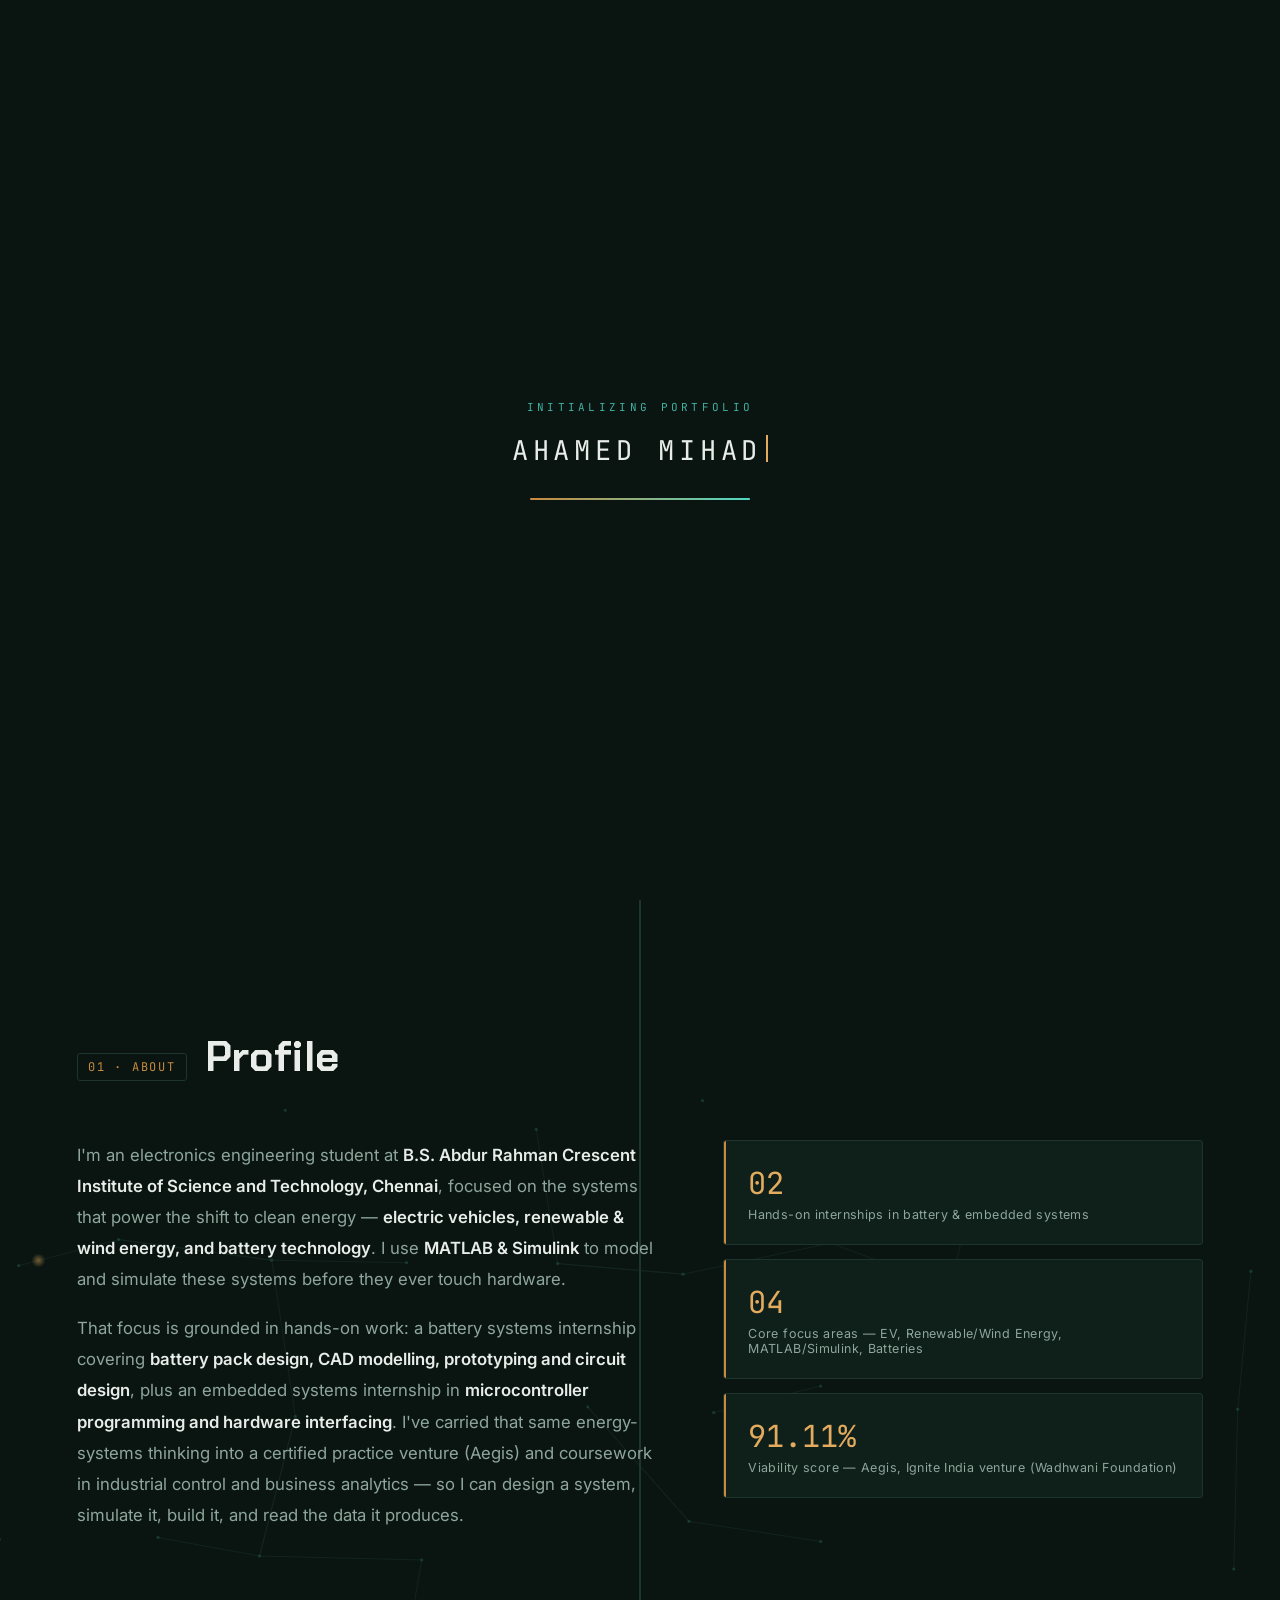
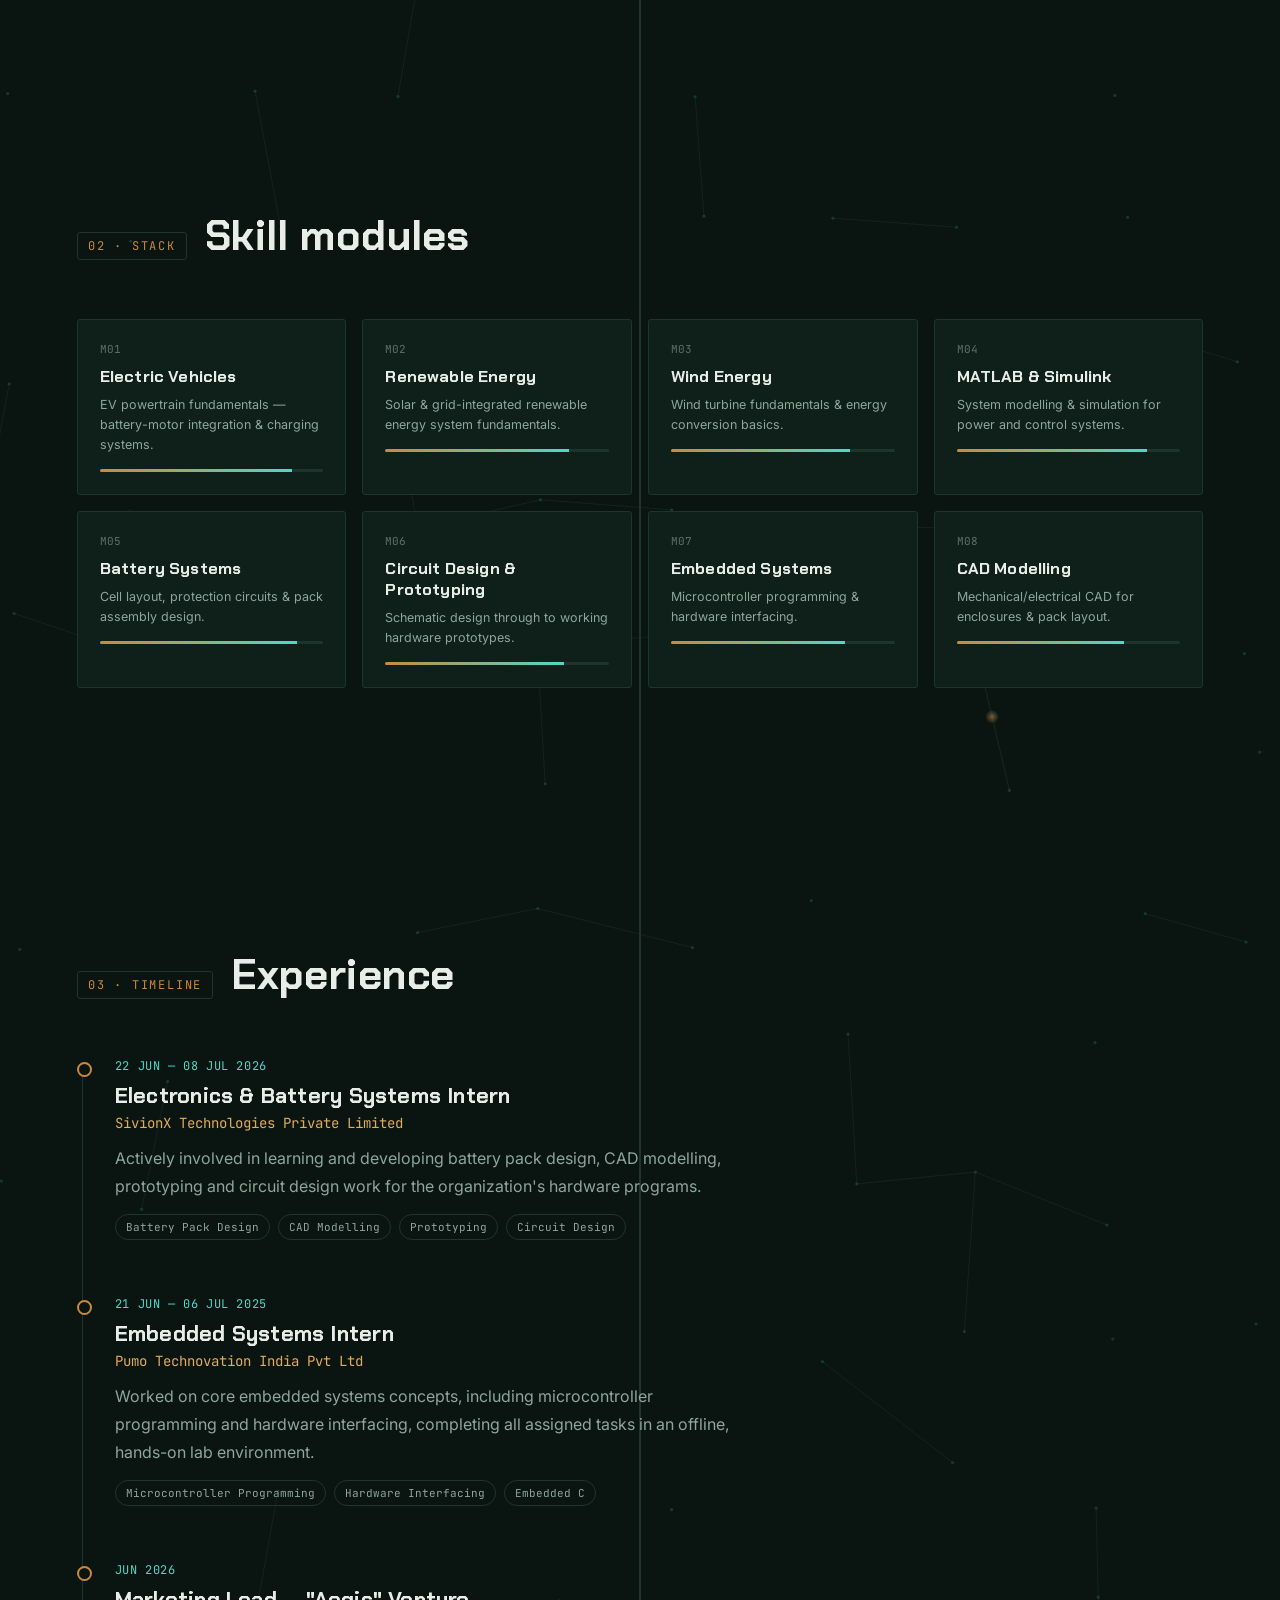
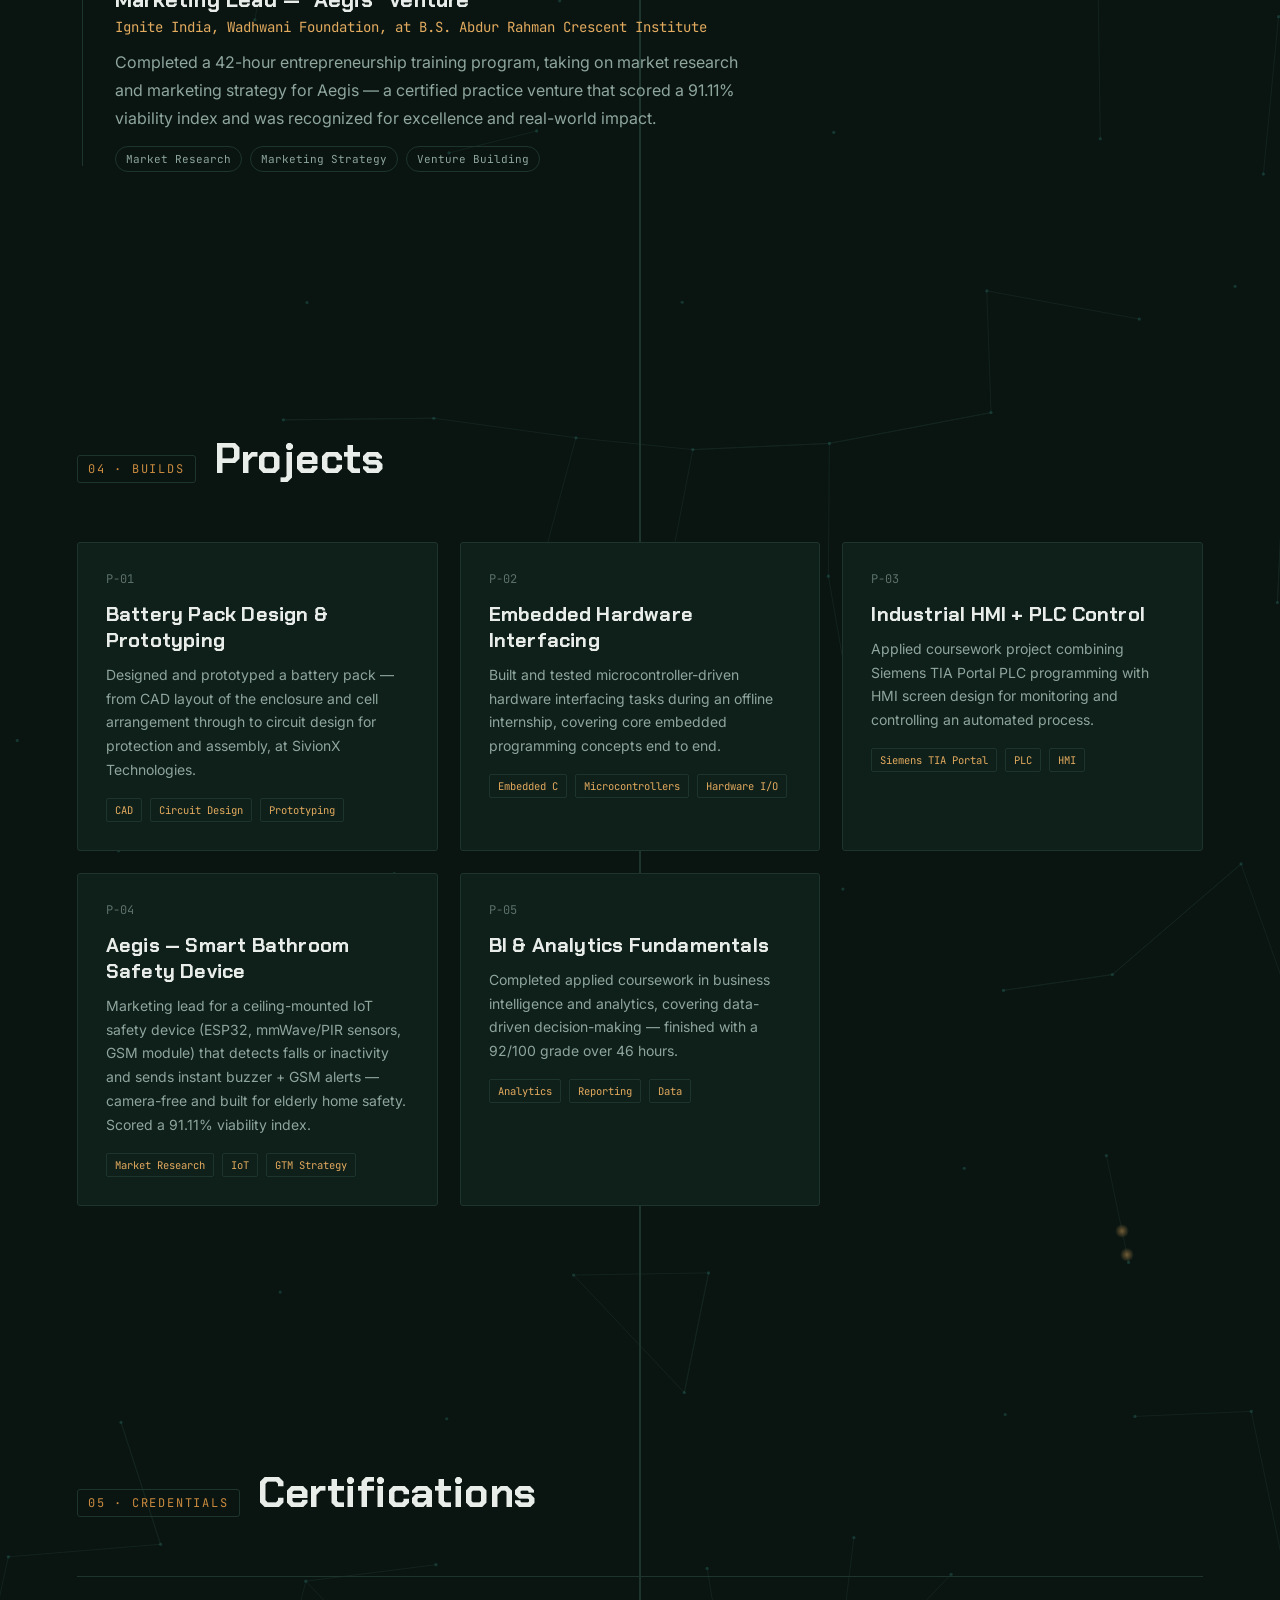
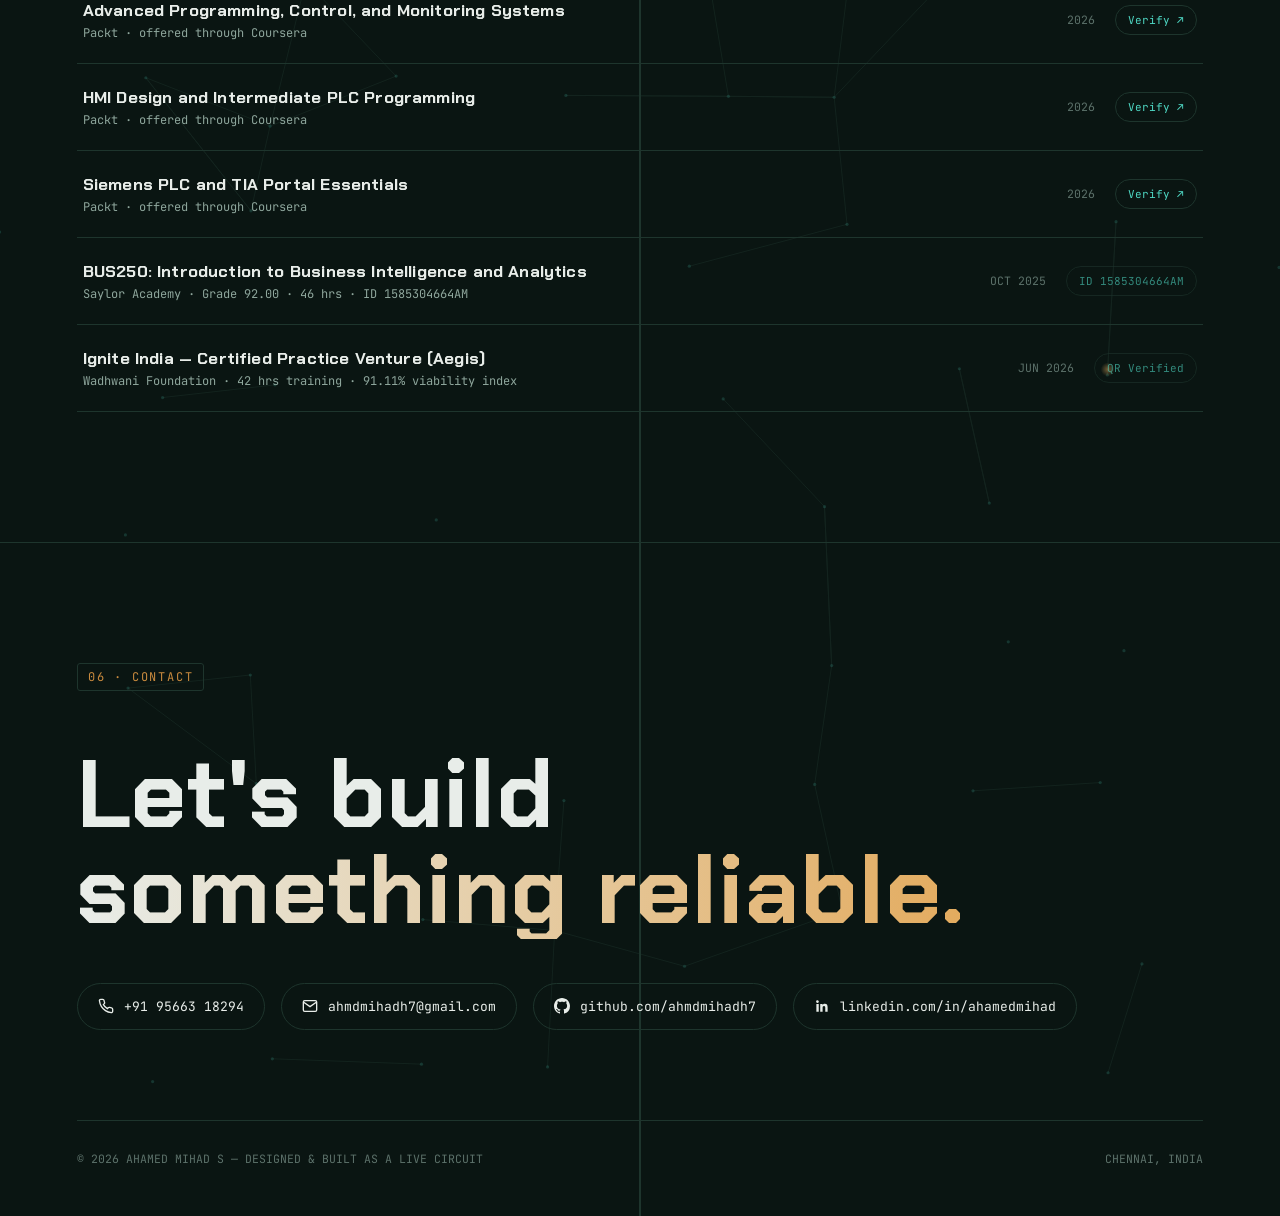
<file: Ahamed Mihadh.html>
<!DOCTYPE html>
<html lang="en">    
<head>
<meta charset="UTF-8">
<meta name="viewport" content="width=device-width, initial-scale=1.0">
<title>Ahamed Mihad S — EV, Renewable Energy &amp; Battery Systems</title>
<style>
  @import url('https://fonts.googleapis.com/css2?family=Chakra+Petch:wght@400;500;600;700&family=JetBrains+Mono:wght@400;500;600&family=Inter:wght@400;500;600&display=swap');

  :root{
    --bg: #0a1512;
    --bg-panel: #0f1f1a;
    --bg-panel-2: #12241e;
    --line: #1e352d;
    --copper: #c98a3e;
    --copper-bright: #e3ab5e;
    --cyan: #4fd8c4;
    --text: #e8ede9;
    --text-muted: #8ea69c;
    --text-dim: #5c716a;
    --radius: 3px;
  }

  *{ box-sizing:border-box; margin:0; padding:0; }
  html{ scroll-behavior:smooth; }
  body{
    background:var(--bg);
    color:var(--text);
    font-family:'Inter', sans-serif;
    overflow-x:hidden;
    cursor:none;
    position:relative;
  }
  ::selection{ background:var(--copper); color:#0a1512; } 

  @media (prefers-reduced-motion: reduce){
    *{ animation-duration:0.001ms !important; animation-iteration-count:1 !important; transition-duration:0.001ms !important; scroll-behavior:auto !important; }
  }

  a{ color:inherit; text-decoration:none; }
  body{ overflow-y:hidden; }
  body.loaded{ overflow-y:auto; }
  h1,h2,h3,h4{ font-family:'Chakra Petch', sans-serif; letter-spacing:0.01em; }
  .mono{ font-family:'JetBrains Mono', monospace; }
  /* ================= custom cursor ================= */
  #cursor-dot, #cursor-ring{
    position:fixed; top:0; left:0; pointer-events:none; z-index:9999;
    border-radius:50%;
    transform:translate(-50%,-50%);
  }
  #cursor-dot{ width:6px; height:6px; background:var(--copper-bright); box-shadow:0 0 8px var(--copper-bright); }
  #cursor-ring{
    width:32px; height:32px; border:1px solid var(--cyan);
    opacity:0.6; transition:width .25s ease, height .25s ease, border-color .25s ease, opacity .25s ease;
  }
  #cursor-ring.hover{ width:54px; height:54px; border-color:var(--copper-bright); opacity:0.9; }
  #cursor-ring::before, #cursor-ring::after{
    content:''; position:absolute; background:var(--cyan);
  }
  #cursor-ring::before{ width:6px; height:1px; top:50%; left:-9px; }
  #cursor-ring::after{ width:1px; height:6px; left:50%; top:-9px; }
  @media (hover:none){ #cursor-dot,#cursor-ring{ display:none; } body{ cursor:auto; } }

  /* ================= background circuit canvas ================= */
  #circuit-bg{
    position:fixed; inset:0; z-index:0; opacity:0.5;
  }
  .grain{
    position:fixed; inset:0; z-index:1; pointer-events:none; opacity:0.035;
    background-image:url("data:image/svg+xml,%3Csvg xmlns='http://www.w3.org/2000/svg' width='120' height='120'%3E%3Cfilter id='n'%3E%3CfeTurbulence type='fractalNoise' baseFrequency='0.9' numOctaves='2' stitchTiles='stitch'/%3E%3C/filter%3E%3Crect width='100%25' height='100%25' filter='url(%23n)'/%3E%3C/svg%3E");
  }

  /* vertical trace that runs the length of the page, pulses on scroll */
  #spine-wrap{
    position:absolute; left:50%; top:0; width:2px; height:100%;
    transform:translateX(-50%); z-index:2; pointer-events:none;
  }
  #spine{ width:100%; height:100%; background:linear-gradient(var(--line), var(--line)); position:relative; }
  #spine-pulse{
    position:absolute; left:50%; top:0; width:8px; height:120px;
    transform:translateX(-50%);
    background:linear-gradient(180deg, transparent, var(--cyan), transparent);
    box-shadow:0 0 20px 4px var(--cyan);
    opacity:0.85;
  }

  main{ position:relative; z-index:3; }

  /* ================= loader ================= */
  #loader{
    position:fixed; inset:0; z-index:10000;
    background:var(--bg);
    display:flex; flex-direction:column; align-items:center; justify-content:center;
    transition:opacity .6s ease, visibility .6s ease;
  }
  #loader.hide{ opacity:0; visibility:hidden; pointer-events:none; }
  #loader-eyebrow{
    font-family:'JetBrains Mono',monospace; font-size:11px; letter-spacing:0.3em;
    color:var(--cyan); text-transform:uppercase; margin-bottom:18px; opacity:.8;
  }
  #loader-text{
    font-family:'JetBrains Mono',monospace; font-size:clamp(1.2rem,4vw,1.7rem);
    letter-spacing:0.18em; color:var(--text); min-height:1.4em;
  }
  #loader-text::after{
    content:''; display:inline-block; width:2px; height:1em; margin-left:4px;
    background:var(--copper-bright); vertical-align:-2px;
    animation:blink 0.9s step-end infinite;
  }
  @keyframes blink{ 50%{ opacity:0; } }
  #loader-bar{ width:220px; height:2px; background:var(--line); margin-top:28px; position:relative; overflow:hidden; border-radius:2px; }
  #loader-bar span{
    position:absolute; left:0; top:0; height:100%; width:0%;
    background:linear-gradient(90deg, var(--copper), var(--cyan));
    transition:width 1.4s cubic-bezier(.4,0,.2,1);
  }

  /* ================= header ================= */
  header{
    position:fixed; top:0; left:0; right:0; z-index:100;
    display:flex; align-items:center; justify-content:space-between;
    padding:18px 5vw;
    background:rgba(10,21,18,0.75);
    backdrop-filter:blur(10px);
    border-bottom:1px solid var(--line);
  }
  .header-left{ display:flex; align-items:center; gap:24px; }
  .logo{ display:flex; align-items:center; gap:10px; font-family:'JetBrains Mono',monospace; font-size:15px; letter-spacing:0.05em; }
  .logo-node{
    width:12px; height:12px; border-radius:50%;
    border:1.5px solid var(--copper-bright);
    position:relative;
  }
  .logo-node::after{
    content:''; position:absolute; inset:3px; border-radius:50%; background:var(--copper-bright);
    animation:pulse-node 2.4s ease-in-out infinite;
  }
  @keyframes pulse-node{ 0%,100%{ opacity:1; transform:scale(1);} 50%{ opacity:0.3; transform:scale(0.6);} }
  .logo b{ color:var(--copper-bright); font-weight:600; }

  .head-icons{ display:flex; align-items:center; gap:12px; padding-left:22px; border-left:1px solid var(--line); }
  .head-icons a{
    width:30px; height:30px; border:1px solid var(--line); border-radius:50%;
    display:flex; align-items:center; justify-content:center;
    color:var(--text-muted); transition:border-color .3s ease, color .3s ease, transform .3s ease;
  }
  .head-icons a svg{ width:14px; height:14px; }
  .head-icons a:hover{ border-color:var(--copper-bright); color:var(--copper-bright); transform:translateY(-2px); }
  @media (max-width:640px){ .head-icons{ padding-left:12px; gap:8px; } .head-icons a{ width:26px; height:26px; } }

  nav ul{ list-style:none; display:flex; gap:34px; }
  nav a{
    font-family:'JetBrains Mono', monospace; font-size:12px; letter-spacing:0.08em;
    text-transform:uppercase; color:var(--text-muted); position:relative; padding:6px 2px 8px;
    transition:color .3s ease;
  }
  nav a::before{ content:'0' attr(data-n) ' / '; color:var(--copper); margin-right:2px; transition:color .3s ease; }
  nav a::after{
    content:''; position:absolute; left:0; bottom:0; width:0; height:1px; background:var(--cyan);
    transition:width .3s ease;
  }
  nav a:hover{ color:var(--text); }
  nav a:hover::after{ width:100%; }
  nav a.active{ color:var(--copper-bright); }
  nav a.active::before{ color:var(--cyan); }
  nav a.active::after{ width:100%; background:var(--copper-bright); box-shadow:0 0 8px var(--copper-bright); }

  /* ---- mobile nav ---- */
  #nav-toggle{
    display:none; width:38px; height:38px; border:1px solid var(--line); border-radius:50%;
    align-items:center; justify-content:center; background:transparent; flex:none;
    flex-direction:column; gap:5px; cursor:pointer; position:relative; z-index:101;
  }
  #nav-toggle span{
    display:block; width:15px; height:1.5px; background:var(--text);
    transition:transform .3s ease, opacity .3s ease;
  }
  #nav-toggle.open span:nth-child(1){ transform:translateY(6.5px) rotate(45deg); }
  #nav-toggle.open span:nth-child(2){ opacity:0; }
  #nav-toggle.open span:nth-child(3){ transform:translateY(-6.5px) rotate(-45deg); }
  @media (max-width:900px){
    nav{
      display:block; position:fixed; inset:0; top:0; left:0; width:100%; height:100vh;
      background:rgba(10,21,18,0.98); backdrop-filter:blur(14px);
      display:flex; align-items:center; justify-content:center;
      opacity:0; visibility:hidden; transform:translateY(-8px);
      transition:opacity .35s ease, visibility .35s ease, transform .35s ease;
      z-index:99;
    }
    nav.open{ opacity:1; visibility:visible; transform:translateY(0); }
    nav ul{ flex-direction:column; align-items:center; gap:30px; }
    nav a{ font-size:15px; }
    #nav-toggle{ display:flex; }
  }

  /* ================= back-to-top toggle ================= */
  #to-top{
    position:fixed; right:26px; bottom:26px; z-index:200;
    width:46px; height:46px; border-radius:50%;
    background:var(--bg-panel); border:1px solid var(--line);
    display:flex; align-items:center; justify-content:center;
    opacity:0; pointer-events:none; transform:translateY(12px);
    transition:opacity .35s ease, transform .35s ease, border-color .3s ease, background .3s ease;
  }
  #to-top.show{ opacity:1; pointer-events:auto; transform:translateY(0); }
  #to-top:hover{ border-color:var(--copper-bright); background:var(--bg-panel-2); transform:translateY(-3px); }
  #to-top svg{ width:18px; height:18px; }

  /* ================= hero ================= */
  .hero{
    min-height:100vh; display:flex; flex-direction:column; align-items:center; justify-content:center;
    padding:0 6vw; position:relative; text-align:center;
  }
  .eyebrow{
    font-family:'JetBrains Mono', monospace; font-size:12px; letter-spacing:0.25em;
    color:var(--cyan); text-transform:uppercase; margin-bottom:22px;
    display:flex; align-items:center; justify-content:center; gap:10px;
  }
  .eyebrow::before{ content:''; width:28px; height:1px; background:var(--cyan); }

  .hero h1{
    font-size:clamp(2.6rem, 7vw, 6.2rem); line-height:0.98; font-weight:700;
    overflow:hidden;
  }
  .hero h1 .line{ display:block; overflow:hidden; }
  .hero h1 span{ display:inline-block; transform:translateY(110%); }
  body.loaded .hero h1 span{ animation:rise .9s cubic-bezier(.2,.9,.25,1) forwards; }
  body.loaded .hero h1 .line:nth-child(1) span{ animation-delay:.1s; }
  body.loaded .hero h1 .line:nth-child(2) span{ animation-delay:.22s; }
  .hero h1 .line:nth-child(2) span{ color:var(--copper-bright); }
  @keyframes rise{ to{ transform:translateY(0); } }

  .hero .tagline{
    margin:26px auto 0; font-size:clamp(1rem,2vw,1.3rem); color:var(--text-muted); max-width:600px;
    font-weight:400; opacity:0;
  }
  body.loaded .hero .tagline{ animation:fadeUp .8s ease forwards; animation-delay:.6s; }
  @keyframes fadeUp{ from{opacity:0; transform:translateY(14px);} to{opacity:1; transform:translateY(0);} }

  .hero-links{ margin-top:40px; display:flex; gap:16px; flex-wrap:wrap; justify-content:center; opacity:0; }
  body.loaded .hero-links{ animation:fadeUp .8s ease forwards; animation-delay:.85s; }
  .btn{
    font-family:'JetBrains Mono', monospace; font-size:12.5px; letter-spacing:0.06em;
    padding:13px 24px; border-radius:var(--radius); position:relative; overflow:hidden;
    border:1px solid var(--line); text-transform:uppercase;
  }
  .btn.primary{ background:var(--copper); color:#0a1512; border-color:var(--copper); font-weight:600; }
  .btn.primary:hover{ background:var(--copper-bright); }
  .btn.ghost{ color:var(--text); }
  .btn.ghost:hover{ border-color:var(--cyan); color:var(--cyan); }

  /* ================= section shell ================= */
  section{ padding:130px 6vw; position:relative; }
  .section-head{ display:flex; align-items:baseline; gap:18px; margin-bottom:56px; }
  .section-head .tag{
    font-family:'JetBrains Mono',monospace; color:var(--copper); font-size:12px; letter-spacing:0.15em;
    border:1px solid var(--line); padding:5px 10px; border-radius:var(--radius);
  }
  .section-head h2{ font-size:clamp(1.7rem,3.4vw,2.6rem); }

  .reveal{ opacity:0; transform:translateY(28px); transition:opacity .7s ease, transform .7s ease; }
  .reveal.in{ opacity:1; transform:translateY(0); }

  /* ================= about ================= */
  .about-grid{ display:grid; grid-template-columns:1.1fr 0.9fr; gap:60px; align-items:start; }
  @media (max-width:860px){ .about-grid{ grid-template-columns:1fr; } }
  .about-grid p{ color:var(--text-muted); font-size:1.05rem; line-height:1.85; margin-bottom:18px; }
  .about-grid strong{ color:var(--text); font-weight:600; }

  .stat-card{
    background:var(--bg-panel); border:1px solid var(--line); border-radius:var(--radius);
    padding:22px 24px; margin-bottom:14px; position:relative; overflow:hidden;
  }
  .stat-card::before{
    content:''; position:absolute; top:0; left:0; width:2px; height:100%; background:var(--copper);
  }
  .stat-card .n{ font-family:'JetBrains Mono',monospace; font-size:1.9rem; color:var(--copper-bright); }
  .stat-card .l{ font-size:12.5px; color:var(--text-muted); letter-spacing:0.03em; margin-top:4px; }

  /* ================= skills ================= */
  .skills-grid{ display:grid; grid-template-columns:repeat(auto-fill, minmax(260px,1fr)); gap:16px; }
  .skill-mod{
    background:var(--bg-panel); border:1px solid var(--line); border-radius:var(--radius);
    padding:22px; transition:border-color .3s ease, transform .3s ease, background .3s ease;
    position:relative;
  }
  .skill-mod:hover{ border-color:var(--copper); transform:translateY(-4px); background:var(--bg-panel-2); }
  .skill-mod .idx{ font-family:'JetBrains Mono',monospace; font-size:11px; color:var(--text-dim); }
  .skill-mod h4{ font-size:1.02rem; margin:10px 0 8px; }
  .skill-mod p{ font-size:12.5px; color:var(--text-muted); line-height:1.6; }
  .skill-mod .bar{ margin-top:14px; height:3px; background:var(--line); border-radius:2px; overflow:hidden; }
  .skill-mod .bar span{ display:block; height:100%; background:linear-gradient(90deg, var(--copper), var(--cyan)); width:0%; transition:width 1.1s ease; }
  .skill-mod.in .bar span{ width:var(--w); }

  /* ================= timeline (experience) ================= */
  .timeline{ position:relative; padding-left:38px; }
  .timeline::before{ content:''; position:absolute; left:5px; top:6px; bottom:6px; width:1px; background:var(--line); }
  .tl-item{ position:relative; padding-bottom:56px; }
  .tl-item:last-child{ padding-bottom:0; }
  .tl-item::before{
    content:''; position:absolute; left:-38px; top:4px; width:11px; height:11px; border-radius:50%;
    background:var(--bg); border:2px solid var(--copper); z-index:2;
  }
  .tl-item.in::before{ animation:node-fire .6s ease forwards; }
  @keyframes node-fire{ 50%{ box-shadow:0 0 0 6px rgba(201,138,62,0.25);} 100%{ box-shadow:0 0 0 0 rgba(201,138,62,0);} }
  .tl-date{ font-family:'JetBrains Mono',monospace; font-size:12px; color:var(--cyan); letter-spacing:0.05em; }
  .tl-item h3{ font-size:1.35rem; margin:8px 0 4px; }
  .tl-item .org{ color:var(--copper-bright); font-size:14px; margin-bottom:12px; font-family:'JetBrains Mono',monospace; }
  .tl-item p{ color:var(--text-muted); line-height:1.75; max-width:640px; }
  .chips{ display:flex; gap:8px; flex-wrap:wrap; margin-top:14px; }
  .chip{
    font-family:'JetBrains Mono',monospace; font-size:11px; padding:5px 10px; border:1px solid var(--line);
    border-radius:20px; color:var(--text-muted);
  }

  /* ================= projects ================= */
  .proj-grid{ display:grid; grid-template-columns:repeat(auto-fit, minmax(300px,1fr)); gap:22px; }
  .proj-card{
    background:var(--bg-panel); border:1px solid var(--line); border-radius:var(--radius);
    padding:28px; position:relative; overflow:hidden; transition:transform .35s ease, border-color .35s ease;
  }
  .proj-card::after{
    content:''; position:absolute; inset:0; opacity:0; background:radial-gradient(240px circle at var(--mx,50%) var(--my,50%), rgba(79,216,196,0.10), transparent 60%);
    transition:opacity .3s ease; pointer-events:none;
  }
  .proj-card:hover{ transform:translateY(-6px); border-color:var(--cyan); }
  .proj-card:hover::after{ opacity:1; }
  .proj-num{ font-family:'JetBrains Mono',monospace; font-size:12px; color:var(--text-dim); }
  .proj-card h3{ font-size:1.25rem; margin:14px 0 10px; }
  .proj-card p{ color:var(--text-muted); font-size:14px; line-height:1.7; margin-bottom:16px; }
  .proj-tags{ display:flex; gap:8px; flex-wrap:wrap; }
  .proj-tags span{ font-family:'JetBrains Mono',monospace; font-size:10.5px; color:var(--copper-bright); border:1px solid var(--line); padding:4px 8px; border-radius:2px; }

  /* ================= certifications ================= */
  .cert-list{ display:flex; flex-direction:column; border-top:1px solid var(--line); }
  .cert-row{
    display:grid; grid-template-columns:1fr auto auto; gap:20px; align-items:center;
    padding:22px 6px; border-bottom:1px solid var(--line);
    transition:padding-left .3s ease, background .3s ease;
  }
  .cert-row:hover{ padding-left:16px; background:rgba(79,216,196,0.03); }
  .cert-row h4{ font-size:1.05rem; }
  .cert-row .issuer{ font-family:'JetBrains Mono',monospace; font-size:12px; color:var(--text-muted); margin-top:4px; }
  .cert-row .meta{ font-family:'JetBrains Mono',monospace; font-size:11.5px; color:var(--text-dim); white-space:nowrap; }
  .cert-row .verify{ font-family:'JetBrains Mono',monospace; font-size:11px; color:var(--cyan); border:1px solid var(--line); padding:7px 12px; border-radius:20px; white-space:nowrap; }
  .cert-row .verify:hover{ border-color:var(--cyan); }
  @media (max-width:700px){ .cert-row{ grid-template-columns:1fr; row-gap:10px; } }

  /* ================= contact / footer ================= */
  footer{
    padding:120px 6vw 50px; position:relative; border-top:1px solid var(--line);
    overflow:hidden;
  }
  footer .big{
    font-size:clamp(2.2rem,8vw,6rem); font-weight:700; line-height:1;
  }
  footer .big span{ display:inline-block; background:linear-gradient(90deg, var(--text), var(--copper-bright), var(--cyan), var(--text)); background-size:300% 100%; -webkit-background-clip:text; background-clip:text; color:transparent; animation:shimmer 6s linear infinite; }
  @keyframes shimmer{ to{ background-position:-300% 0; } }

  .contact-grid{ display:flex; flex-wrap:wrap; gap:16px; margin:44px 0 90px; }
  .contact-pill{
    display:flex; align-items:center; gap:10px; padding:14px 20px;
    border:1px solid var(--line); border-radius:30px; font-family:'JetBrains Mono',monospace; font-size:13px;
    transition:border-color .3s ease, transform .3s ease;
  }
  .contact-pill:hover{ border-color:var(--copper); transform:translateY(-3px); }
  .contact-pill .ic{ width:16px; height:16px; flex:none; }

  .foot-bottom{ display:flex; justify-content:space-between; align-items:center; flex-wrap:wrap; gap:16px; padding-top:30px; border-top:1px solid var(--line); }
  .foot-bottom p{ font-family:'JetBrains Mono',monospace; font-size:11.5px; color:var(--text-dim); }

  @media (max-width:480px){
    header{ padding:14px 5vw; }
    section{ padding:90px 6vw; }
    .about-grid{ gap:36px; }
    footer{ padding:90px 6vw 40px; }
  }

  ::-webkit-scrollbar{ width:8px; }
  ::-webkit-scrollbar-track{ background:var(--bg); }
  ::-webkit-scrollbar-thumb{ background:var(--line); border-radius:4px; }
</style>
</head>
<body>

<div id="loader">
  <div id="loader-eyebrow">Initializing Portfolio</div>
  <div id="loader-text"></div>
  <div id="loader-bar"><span id="loader-bar-fill"></span></div>
</div>

<div id="cursor-dot"></div>
<div id="cursor-ring"></div>
<canvas id="circuit-bg"></canvas>
<div class="grain"></div>
<div id="spine-wrap"><div id="spine"><div id="spine-pulse"></div></div></div>

<header>
  <div class="header-left">
    <div class="logo"><span class="logo-node"></span><b>AM</b></div>
    <div class="head-icons">
      <a href="https://github.com/ahmdmihadh7" target="_blank" rel="noopener" title="GitHub"><svg viewBox="0 0 24 24" fill="currentColor"><path d="M12 0C5.37 0 0 5.37 0 12c0 5.31 3.435 9.795 8.205 11.385.6.105.825-.255.825-.57 0-.285-.015-1.23-.015-2.235-3.015.555-3.795-.735-4.035-1.41-.135-.345-.72-1.41-1.23-1.695-.42-.225-1.02-.78-.015-.795.945-.015 1.62.87 1.845 1.23 1.08 1.815 2.805 1.305 3.495.99.105-.78.42-1.305.765-1.605-2.67-.3-5.46-1.335-5.46-5.925 0-1.305.465-2.385 1.23-3.225-.12-.3-.54-1.53.12-3.18 0 0 1.005-.315 3.3 1.23.96-.27 1.98-.405 3-.405s2.04.135 3 .405c2.295-1.56 3.3-1.23 3.3-1.23.66 1.65.24 2.88.12 3.18.765.84 1.23 1.905 1.23 3.225 0 4.605-2.805 5.625-5.475 5.925.435.375.81 1.095.81 2.22 0 1.605-.015 2.895-.015 3.3 0 .315.225.69.825.57A12.02 12.02 0 0024 12c0-6.63-5.37-12-12-12z"/></svg></a>
      <a href="https://www.linkedin.com/in/ahamedmihad" target="_blank" rel="noopener" title="LinkedIn"><svg viewBox="0 0 24 24" fill="currentColor"><path d="M20.45 20.45h-3.56v-5.57c0-1.33-.02-3.04-1.85-3.04-1.85 0-2.14 1.45-2.14 2.94v5.67H9.34V9h3.41v1.56h.05c.48-.9 1.64-1.85 3.37-1.85 3.6 0 4.27 2.37 4.27 5.45v6.29zM5.34 7.43a2.07 2.07 0 1 1 0-4.13 2.07 2.07 0 0 1 0 4.13zM7.12 20.45H3.56V9h3.56v11.45z"/></svg></a>
      <a href="mailto:ahmdmihadh7@gmail.com" title="Email"><svg viewBox="0 0 24 24" fill="none" stroke="currentColor" stroke-width="2"><path d="M22 6l-10 7L2 6"/><rect x="2" y="4" width="20" height="16" rx="2"/></svg></a>
      <a href="tel:+919566318294" title="Call"><svg viewBox="0 0 24 24" fill="none" stroke="currentColor" stroke-width="2"><path d="M22 16.92v3a2 2 0 0 1-2.18 2 19.79 19.79 0 0 1-8.63-3.07 19.5 19.5 0 0 1-6-6 19.79 19.79 0 0 1-3.07-8.67A2 2 0 0 1 4.11 2h3a2 2 0 0 1 2 1.72c.127.96.361 1.903.7 2.81a2 2 0 0 1-.45 2.11L8.09 9.91a16 16 0 0 0 6 6l1.27-1.27a2 2 0 0 1 2.11-.45c.907.339 1.85.573 2.81.7A2 2 0 0 1 22 16.92z"/></svg></a>
    </div>
  </div>
  <nav>
    <ul>
      <li><a href="#about" data-n="1">About</a></li>
      <li><a href="#skills" data-n="2">Skills</a></li>
      <li><a href="#experience" data-n="3">Experience</a></li>
      <li><a href="#projects" data-n="4">Projects</a></li>
      <li><a href="#certs" data-n="5">Certifications</a></li>
      <li><a href="#contact" data-n="6">Contact</a></li>
    </ul>
  </nav>
  <button id="nav-toggle" aria-label="Toggle menu" aria-expanded="false"><span></span><span></span><span></span></button>
</header>

<main>

  <section class="hero">
    <div class="eyebrow">EV · Renewable &amp; Wind Energy · Battery Systems · Chennai, India</div>
    <h1>
      <span class="line"><span>Ahamed</span></span>
      <span class="line"><span>Mihad S</span></span>
    </h1>
    <p class="tagline">I work on electric vehicle and battery systems, renewable &amp; wind energy fundamentals, and MATLAB/Simulink modelling — turning power-system concepts into simulated, testable, working hardware.</p>
    <div class="hero-links">
      <a class="btn primary" href="#contact">Get in touch</a>
      <a class="btn ghost" href="#projects">View projects</a>
    </div>
  </section>

  <section id="about">
    <div class="section-head"><span class="tag">01 · ABOUT</span><h2>Profile</h2></div>
    <div class="about-grid">
      <div class="reveal">
        <p>I'm an electronics engineering student at <strong>B.S. Abdur Rahman Crescent Institute of Science and Technology, Chennai</strong>, focused on the systems that power the shift to clean energy — <strong>electric vehicles, renewable &amp; wind energy, and battery technology</strong>. I use <strong>MATLAB &amp; Simulink</strong> to model and simulate these systems before they ever touch hardware.</p>
        <p>That focus is grounded in hands-on work: a battery systems internship covering <strong>battery pack design, CAD modelling, prototyping and circuit design</strong>, plus an embedded systems internship in <strong>microcontroller programming and hardware interfacing</strong>. I've carried that same energy-systems thinking into a certified practice venture (Aegis) and coursework in industrial control and business analytics — so I can design a system, simulate it, build it, and read the data it produces.</p>
      </div>
      <div class="reveal">
        <div class="stat-card"><div class="n mono">02</div><div class="l">Hands-on internships in battery &amp; embedded systems</div></div>
        <div class="stat-card"><div class="n mono">04</div><div class="l">Core focus areas — EV, Renewable/Wind Energy, MATLAB/Simulink, Batteries</div></div>
        <div class="stat-card"><div class="n mono">91.11%</div><div class="l">Viability score — Aegis, Ignite India venture (Wadhwani Foundation)</div></div>
      </div>
    </div>
  </section>

  <section id="skills">
    <div class="section-head"><span class="tag">02 · STACK</span><h2>Skill modules</h2></div>
    <div class="skills-grid">
      <div class="skill-mod reveal" style="--w:86%"><div class="idx mono">M01</div><h4>Electric Vehicles</h4><p>EV powertrain fundamentals — battery-motor integration &amp; charging systems.</p><div class="bar"><span></span></div></div>
      <div class="skill-mod reveal" style="--w:82%"><div class="idx mono">M02</div><h4>Renewable Energy</h4><p>Solar &amp; grid-integrated renewable energy system fundamentals.</p><div class="bar"><span></span></div></div>
      <div class="skill-mod reveal" style="--w:80%"><div class="idx mono">M03</div><h4>Wind Energy</h4><p>Wind turbine fundamentals &amp; energy conversion basics.</p><div class="bar"><span></span></div></div>
      <div class="skill-mod reveal" style="--w:85%"><div class="idx mono">M04</div><h4>MATLAB &amp; Simulink</h4><p>System modelling &amp; simulation for power and control systems.</p><div class="bar"><span></span></div></div>
      <div class="skill-mod reveal" style="--w:88%"><div class="idx mono">M05</div><h4>Battery Systems</h4><p>Cell layout, protection circuits &amp; pack assembly design.</p><div class="bar"><span></span></div></div>
      <div class="skill-mod reveal" style="--w:80%"><div class="idx mono">M06</div><h4>Circuit Design &amp; Prototyping</h4><p>Schematic design through to working hardware prototypes.</p><div class="bar"><span></span></div></div>
      <div class="skill-mod reveal" style="--w:78%"><div class="idx mono">M07</div><h4>Embedded Systems</h4><p>Microcontroller programming &amp; hardware interfacing.</p><div class="bar"><span></span></div></div>
      <div class="skill-mod reveal" style="--w:75%"><div class="idx mono">M08</div><h4>CAD Modelling</h4><p>Mechanical/electrical CAD for enclosures &amp; pack layout.</p><div class="bar"><span></span></div></div>
    </div>
  </section>

  <section id="experience">
    <div class="section-head"><span class="tag">03 · TIMELINE</span><h2>Experience</h2></div>
    <div class="timeline">
      <div class="tl-item reveal">
        <div class="tl-date mono">22 JUN — 08 JUL 2026</div>
        <h3>Electronics &amp; Battery Systems Intern</h3>
        <div class="org">SivionX Technologies Private Limited</div>
        <p>Actively involved in learning and developing battery pack design, CAD modelling, prototyping and circuit design work for the organization's hardware programs.</p>
        <div class="chips"><span class="chip">Battery Pack Design</span><span class="chip">CAD Modelling</span><span class="chip">Prototyping</span><span class="chip">Circuit Design</span></div>
      </div>
      <div class="tl-item reveal">
        <div class="tl-date mono">21 JUN — 06 JUL 2025</div>
        <h3>Embedded Systems Intern</h3>
        <div class="org">Pumo Technovation India Pvt Ltd</div>
        <p>Worked on core embedded systems concepts, including microcontroller programming and hardware interfacing, completing all assigned tasks in an offline, hands-on lab environment.</p>
        <div class="chips"><span class="chip">Microcontroller Programming</span><span class="chip">Hardware Interfacing</span><span class="chip">Embedded C</span></div>
      </div>
      <div class="tl-item reveal">
        <div class="tl-date mono">JUN 2026</div>
        <h3>Marketing Lead — "Aegis" Venture</h3>
        <div class="org">Ignite India, Wadhwani Foundation, at B.S. Abdur Rahman Crescent Institute</div>
        <p>Completed a 42-hour entrepreneurship training program, taking on market research and marketing strategy for Aegis — a certified practice venture that scored a 91.11% viability index and was recognized for excellence and real-world impact.</p>
        <div class="chips"><span class="chip">Market Research</span><span class="chip">Marketing Strategy</span><span class="chip">Venture Building</span></div>
      </div>
    </div>
  </section>

  <section id="projects">
    <div class="section-head"><span class="tag">04 · BUILDS</span><h2>Projects</h2></div>
    <div class="proj-grid">
      <div class="proj-card reveal" data-tilt>
        <div class="proj-num mono">P-01</div>
        <h3>Battery Pack Design &amp; Prototyping</h3>
        <p>Designed and prototyped a battery pack — from CAD layout of the enclosure and cell arrangement through to circuit design for protection and assembly, at SivionX Technologies.</p>
        <div class="proj-tags"><span>CAD</span><span>Circuit Design</span><span>Prototyping</span></div>
      </div>
      <div class="proj-card reveal" data-tilt>
        <div class="proj-num mono">P-02</div>
        <h3>Embedded Hardware Interfacing</h3>
        <p>Built and tested microcontroller-driven hardware interfacing tasks during an offline internship, covering core embedded programming concepts end to end.</p>
        <div class="proj-tags"><span>Embedded C</span><span>Microcontrollers</span><span>Hardware I/O</span></div>
      </div>
      <div class="proj-card reveal" data-tilt>
        <div class="proj-num mono">P-03</div>
        <h3>Industrial HMI + PLC Control</h3>
        <p>Applied coursework project combining Siemens TIA Portal PLC programming with HMI screen design for monitoring and controlling an automated process.</p>
        <div class="proj-tags"><span>Siemens TIA Portal</span><span>PLC</span><span>HMI</span></div>
      </div>
      <div class="proj-card reveal" data-tilt>
        <div class="proj-num mono">P-04</div>
        <h3>Aegis — Smart Bathroom Safety Device</h3>
        <p>Marketing lead for a ceiling-mounted IoT safety device (ESP32, mmWave/PIR sensors, GSM module) that detects falls or inactivity and sends instant buzzer + GSM alerts — camera-free and built for elderly home safety. Scored a 91.11% viability index.</p>
        <div class="proj-tags"><span>Market Research</span><span>IoT</span><span>GTM Strategy</span></div>
      </div>
      <div class="proj-card reveal" data-tilt>
        <div class="proj-num mono">P-05</div>
        <h3>BI &amp; Analytics Fundamentals</h3>
        <p>Completed applied coursework in business intelligence and analytics, covering data-driven decision-making — finished with a 92/100 grade over 46 hours.</p>
        <div class="proj-tags"><span>Analytics</span><span>Reporting</span><span>Data</span></div>
      </div>
    </div>
  </section>

  <section id="certs">
    <div class="section-head"><span class="tag">05 · CREDENTIALS</span><h2>Certifications</h2></div>
    <div class="cert-list">
      <div class="cert-row reveal">
        <div><h4>Advanced Programming, Control, and Monitoring Systems</h4><div class="issuer">Packt · offered through Coursera</div></div>
        <div class="meta mono">2026</div>
        <a class="verify" href="https://coursera.org/verify/8HPXSBF4J1U9" target="_blank" rel="noopener">Verify ↗</a>
      </div>
      <div class="cert-row reveal">
        <div><h4>HMI Design and Intermediate PLC Programming</h4><div class="issuer">Packt · offered through Coursera</div></div>
        <div class="meta mono">2026</div>
        <a class="verify" href="https://coursera.org/verify/BNOV9K74PQTW" target="_blank" rel="noopener">Verify ↗</a>
      </div>
      <div class="cert-row reveal">
        <div><h4>Siemens PLC and TIA Portal Essentials</h4><div class="issuer">Packt · offered through Coursera</div></div>
        <div class="meta mono">2026</div>
        <a class="verify" href="https://coursera.org/verify/SSPNS70Z3UQ3" target="_blank" rel="noopener">Verify ↗</a>
      </div>
      <div class="cert-row reveal">
        <div><h4>BUS250: Introduction to Business Intelligence and Analytics</h4><div class="issuer">Saylor Academy · Grade 92.00 · 46 hrs · ID 1585304664AM</div></div>
        <div class="meta mono">OCT 2025</div>
        <span class="verify" style="opacity:.6;cursor:default;">ID 1585304664AM</span>
      </div>
      <div class="cert-row reveal">
        <div><h4>Ignite India — Certified Practice Venture (Aegis)</h4><div class="issuer">Wadhwani Foundation · 42 hrs training · 91.11% viability index</div></div>
        <div class="meta mono">JUN 2026</div>
        <span class="verify" style="opacity:.6;cursor:default;">QR Verified</span>
      </div>
    </div>
  </section>

  <footer id="contact">
    <div class="section-head"><span class="tag">06 · CONTACT</span></div>
    <h2 class="big">Let's build<br><span>something reliable.</span></h2>
    <div class="contact-grid">
      <a class="contact-pill" href="tel:+919566318294"><svg class="ic" viewBox="0 0 24 24" fill="none" stroke="currentColor" stroke-width="2"><path d="M22 16.92v3a2 2 0 0 1-2.18 2 19.79 19.79 0 0 1-8.63-3.07 19.5 19.5 0 0 1-6-6 19.79 19.79 0 0 1-3.07-8.67A2 2 0 0 1 4.11 2h3a2 2 0 0 1 2 1.72c.127.96.361 1.903.7 2.81a2 2 0 0 1-.45 2.11L8.09 9.91a16 16 0 0 0 6 6l1.27-1.27a2 2 0 0 1 2.11-.45c.907.339 1.85.573 2.81.7A2 2 0 0 1 22 16.92z"/></svg>+91 95663 18294</a>
      <a class="contact-pill" href="mailto:ahmdmihadh7@gmail.com"><svg class="ic" viewBox="0 0 24 24" fill="none" stroke="currentColor" stroke-width="2"><path d="M4 4h16v16H4z" opacity="0"/><path d="M22 6l-10 7L2 6"/><rect x="2" y="4" width="20" height="16" rx="2"/></svg>ahmdmihadh7@gmail.com</a>
      <a class="contact-pill" href="https://github.com/ahmdmihadh7" target="_blank" rel="noopener"><svg class="ic" viewBox="0 0 24 24" fill="currentColor"><path d="M12 0C5.37 0 0 5.37 0 12c0 5.31 3.435 9.795 8.205 11.385.6.105.825-.255.825-.57 0-.285-.015-1.23-.015-2.235-3.015.555-3.795-.735-4.035-1.41-.135-.345-.72-1.41-1.23-1.695-.42-.225-1.02-.78-.015-.795.945-.015 1.62.87 1.845 1.23 1.08 1.815 2.805 1.305 3.495.99.105-.78.42-1.305.765-1.605-2.67-.3-5.46-1.335-5.46-5.925 0-1.305.465-2.385 1.23-3.225-.12-.3-.54-1.53.12-3.18 0 0 1.005-.315 3.3 1.23.96-.27 1.98-.405 3-.405s2.04.135 3 .405c2.295-1.56 3.3-1.23 3.3-1.23.66 1.65.24 2.88.12 3.18.765.84 1.23 1.905 1.23 3.225 0 4.605-2.805 5.625-5.475 5.925.435.375.81 1.095.81 2.22 0 1.605-.015 2.895-.015 3.3 0 .315.225.69.825.57A12.02 12.02 0 0024 12c0-6.63-5.37-12-12-12z"/></svg>github.com/ahmdmihadh7</a>
      <a class="contact-pill" href="https://www.linkedin.com/in/ahamedmihad" target="_blank" rel="noopener"><svg class="ic" viewBox="0 0 24 24" fill="currentColor"><path d="M20.45 20.45h-3.56v-5.57c0-1.33-.02-3.04-1.85-3.04-1.85 0-2.14 1.45-2.14 2.94v5.67H9.34V9h3.41v1.56h.05c.48-.9 1.64-1.85 3.37-1.85 3.6 0 4.27 2.37 4.27 5.45v6.29zM5.34 7.43a2.07 2.07 0 1 1 0-4.13 2.07 2.07 0 0 1 0 4.13zM7.12 20.45H3.56V9h3.56v11.45z"/></svg>linkedin.com/in/ahamedmihad</a>
    </div>
    <div class="foot-bottom">
      <p>© 2026 AHAMED MIHAD S — DESIGNED &amp; BUILT AS A LIVE CIRCUIT</p>
      <p>CHENNAI, INDIA</p>
    </div>
  </footer>

</main>

<button id="to-top" title="Back to top" aria-label="Back to top">
  <svg viewBox="0 0 24 24" fill="none" stroke="currentColor" stroke-width="2" stroke-linecap="round" stroke-linejoin="round"><path d="M12 19V5"/><path d="M5 12l7-7 7 7"/></svg>
</button>

<script>
/* ---------- boot loader ---------- */
(function(){
  const text = document.getElementById('loader-text');
  const bar = document.getElementById('loader-bar-fill');
  const loader = document.getElementById('loader');
  const name = 'AHAMED MIHAD';
  let i = 0;
  function typeChar(){
    if(i <= name.length){
      text.textContent = name.slice(0, i);
      i++;
      setTimeout(typeChar, 85);
    } else {
      bar.style.width = '100%';
      setTimeout(finish, 900);
    }
  }
  function finish(){
    loader.classList.add('hide');
    document.body.classList.add('loaded');
    setTimeout(()=> loader.remove(), 700);
  }
  window.addEventListener('load', ()=> setTimeout(typeChar, 350));
  // failsafe: never trap the user behind the loader
  setTimeout(()=>{ if(!document.body.classList.contains('loaded')) finish(); }, 6000);
})();

/* ---------- mobile nav toggle ---------- */
const navToggle = document.getElementById('nav-toggle');
const navEl = document.querySelector('nav');
navToggle.addEventListener('click', ()=>{
  const open = navEl.classList.toggle('open');
  navToggle.classList.toggle('open', open);
  navToggle.setAttribute('aria-expanded', open);
});
document.querySelectorAll('nav a').forEach(a=>{
  a.addEventListener('click', ()=>{
    navEl.classList.remove('open');
    navToggle.classList.remove('open');
    navToggle.setAttribute('aria-expanded','false');
  });
});
window.addEventListener('resize', ()=>{
  if(innerWidth > 900){
    navEl.classList.remove('open');
    navToggle.classList.remove('open');
  }
});

/* ---------- custom cursor ---------- */
const dot = document.getElementById('cursor-dot');
const ring = document.getElementById('cursor-ring');
let mx=innerWidth/2,my=innerHeight/2, rx=mx, ry=my;
window.addEventListener('mousemove', e=>{ mx=e.clientX; my=e.clientY; dot.style.left=mx+'px'; dot.style.top=my+'px'; });
(function loop(){ rx += (mx-rx)*0.16; ry += (my-ry)*0.16; ring.style.left=rx+'px'; ring.style.top=ry+'px'; requestAnimationFrame(loop); })();
document.querySelectorAll('a, .skill-mod, .proj-card, .cert-row, .contact-pill, #to-top').forEach(el=>{
  el.addEventListener('mouseenter', ()=>ring.classList.add('hover'));
  el.addEventListener('mouseleave', ()=>ring.classList.remove('hover'));
});

/* ---------- project card cursor-glow ---------- */
document.querySelectorAll('.proj-card').forEach(card=>{
  card.addEventListener('mousemove', e=>{
    const r = card.getBoundingClientRect();
    card.style.setProperty('--mx', (e.clientX-r.left)+'px');
    card.style.setProperty('--my', (e.clientY-r.top)+'px');
  });
});

/* ---------- scroll reveal ---------- */
const io = new IntersectionObserver((entries)=>{
  entries.forEach(e=>{ if(e.isIntersecting){ e.target.classList.add('in'); } });
}, { threshold:0.18 });
document.querySelectorAll('.reveal').forEach(el=>io.observe(el));

/* ---------- spine pulse follows scroll ---------- */
const pulse = document.getElementById('spine-pulse');
function updatePulse(){
  const docH = document.documentElement.scrollHeight - innerHeight;
  const p = docH>0 ? window.scrollY/docH : 0;
  pulse.style.top = (p*(document.documentElement.scrollHeight-120))+'px';
}
window.addEventListener('scroll', updatePulse, {passive:true});
updatePulse();

/* ---------- header active-link highlight on scroll ---------- */
const navLinks = document.querySelectorAll('nav a');
const sections = [...navLinks].map(a=>document.querySelector(a.getAttribute('href')));
function updateActiveNav(){
  let idx=0;
  sections.forEach((s,i)=>{ if(s && s.getBoundingClientRect().top < innerHeight*0.4) idx=i; });
  navLinks.forEach((a,i)=> a.classList.toggle('active', i===idx));
}
window.addEventListener('scroll', updateActiveNav, {passive:true});
updateActiveNav();

/* ---------- back-to-top toggle ---------- */
const toTop = document.getElementById('to-top');
window.addEventListener('scroll', ()=>{
  toTop.classList.toggle('show', window.scrollY > innerHeight*0.6);
}, {passive:true});
toTop.addEventListener('click', ()=> window.scrollTo({ top:0, behavior:'smooth' }));

/* ---------- animated circuit-board background ---------- */
const canvas = document.getElementById('circuit-bg');
const ctx = canvas.getContext('2d');
let W,H, nodes=[], pulses=[];
function resize(){ W=canvas.width=innerWidth; H=canvas.height=document.documentElement.scrollHeight; }
resize();
window.addEventListener('resize', resize);

// build a grid-based circuit trace network
function buildNetwork(){
  nodes = [];
  const cols = Math.floor(W/140)+1, rows = Math.floor(H/140)+1;
  for(let r=0;r<rows;r++){
    for(let c=0;c<cols;c++){
      if(Math.random() > 0.55) continue;
      nodes.push({
        x: c*140 + (Math.random()*60-30),
        y: r*140 + (Math.random()*60-30),
        links: []
      });
    }
  }
  nodes.forEach((n,i)=>{
    nodes.forEach((m,j)=>{
      if(i===j) return;
      const dx=n.x-m.x, dy=n.y-m.y;
      const dist = Math.sqrt(dx*dx+dy*dy);
      if(dist < 170 && Math.random()>0.65){ n.links.push(m); }
    });
  });
  pulses = [];
  for(let i=0;i<18;i++){ spawnPulse(); }
}
function spawnPulse(){
  const n = nodes[Math.floor(Math.random()*nodes.length)];
  if(!n || n.links.length===0) return;
  const target = n.links[Math.floor(Math.random()*n.links.length)];
  pulses.push({ from:n, to:target, t:Math.random() });
}
buildNetwork();

function draw(){
  ctx.clearRect(0,0,W,H);
  ctx.strokeStyle = 'rgba(30,53,45,0.9)';
  ctx.lineWidth = 1;
  nodes.forEach(n=>{
    n.links.forEach(m=>{
      ctx.beginPath(); ctx.moveTo(n.x,n.y); ctx.lineTo(m.x,m.y); ctx.stroke();
    });
  });
  ctx.fillStyle = 'rgba(79,216,196,0.35)';
  nodes.forEach(n=>{ ctx.beginPath(); ctx.arc(n.x,n.y,1.6,0,Math.PI*2); ctx.fill(); });

  pulses.forEach(p=>{
    p.t += 0.006;
    if(p.t>1){ p.t=0; }
    const x = p.from.x + (p.to.x-p.from.x)*p.t;
    const y = p.from.y + (p.to.y-p.from.y)*p.t;
    const grad = ctx.createRadialGradient(x,y,0,x,y,7);
    grad.addColorStop(0,'rgba(227,171,94,0.95)');
    grad.addColorStop(1,'rgba(227,171,94,0)');
    ctx.fillStyle = grad;
    ctx.beginPath(); ctx.arc(x,y,7,0,Math.PI*2); ctx.fill();
  });
  requestAnimationFrame(draw);
}
draw();
window.addEventListener('resize', ()=>{ clearTimeout(window._rt); window._rt=setTimeout(()=>{ resize(); buildNetwork(); }, 300); });
</script>
</body>
</html>
</file>
